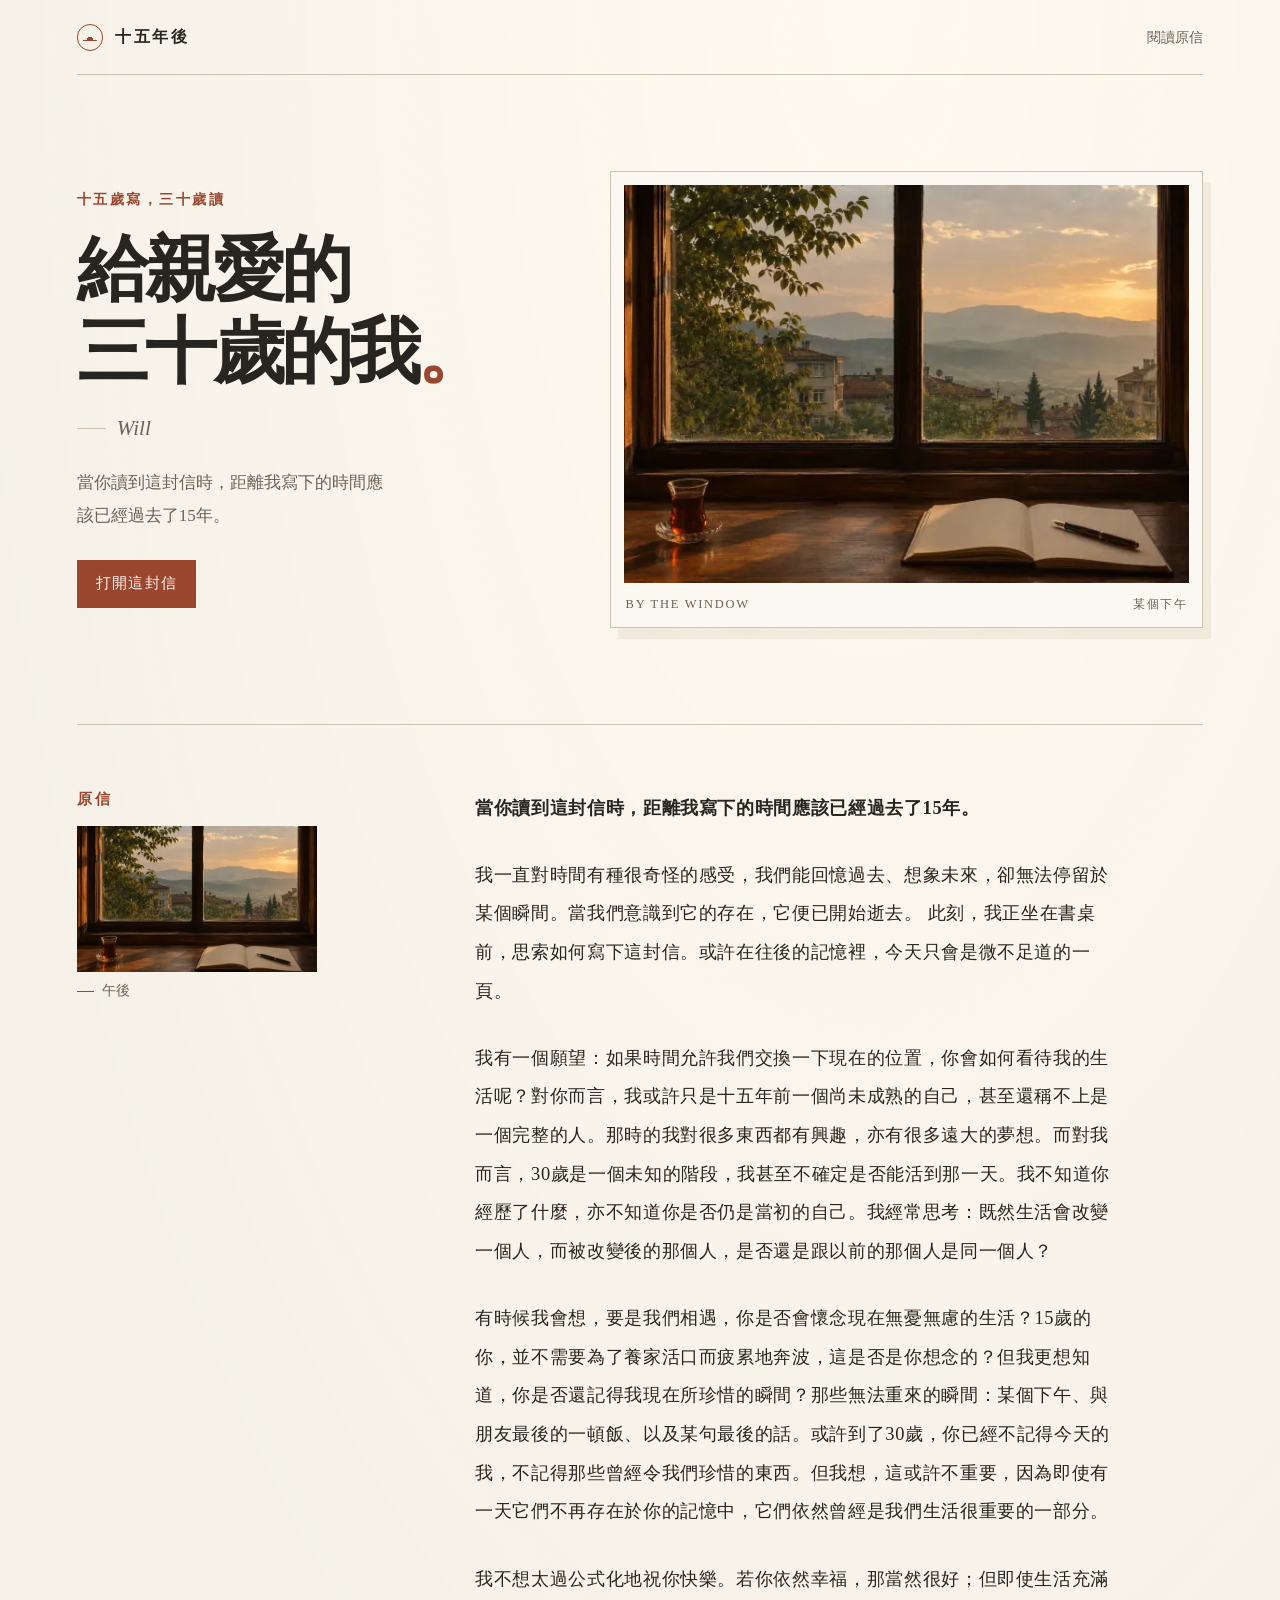
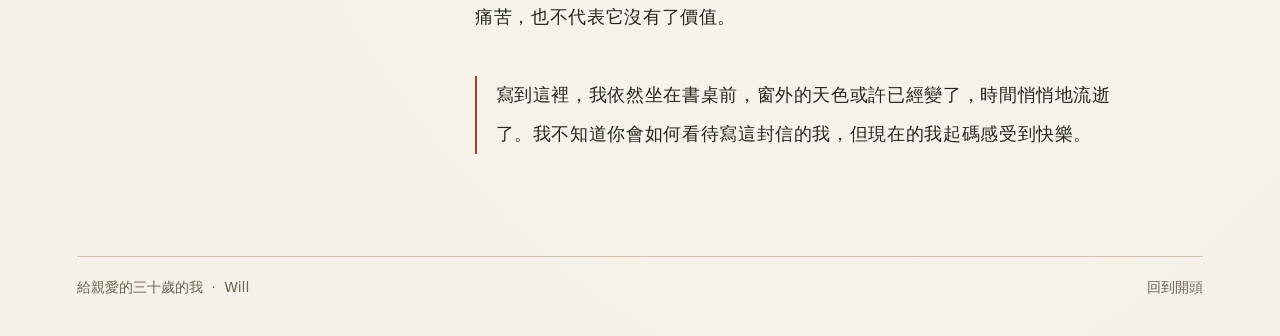
<file: index.html>
<!doctype html>
<html lang="zh-Hant">
<head>
  <meta charset="utf-8">
  <meta name="viewport" content="width=device-width, initial-scale=1, viewport-fit=cover">
  <meta name="description" content="Will 寫給十五年後的自己的一封信。">
  <meta name="theme-color" content="#f5f1e8">
  <title>給親愛的三十歲的我 · Will</title>
  <link rel="icon" href="favicon.svg" type="image/svg+xml">
  <link rel="stylesheet" href="letter.css">
  <script src="letter.js" defer></script>
</head>
<body>
  <header class="masthead shell" id="top">
    <a class="wordmark" href="#top"><span class="stamp" aria-hidden="true"></span> 十五年後</a>
    <a class="header-link" href="#letter">閱讀原信</a>
  </header>

  <main class="shell">
    <section class="cover" aria-labelledby="title">
      <div class="cover-copy">
        <p class="eyebrow">十五歲寫，三十歲讀</p>
        <h1 id="title">給親愛的<br>三十歲的我<span>。</span></h1>
        <div class="byline"><span aria-hidden="true"></span> Will</div>
        <p class="cover-excerpt">當你讀到這封信時，距離我寫下的時間應該已經過去了15年。</p>
        <a class="open-letter" href="#letter">打開這封信</a>
      </div>

      <figure class="postcard">
        <picture class="scene cover-scene">
          <source type="image/webp" srcset="window-640.webp 640w, window-960.webp 960w, window-1440.webp 1440w" sizes="(min-width: 560px) and (max-width: 760px) and (max-height: 480px) 42vw, (max-width: 760px) calc(100vw - 3rem), (max-width: 1400px) 45vw, 38rem">
          <img src="window.jpg" width="1600" height="1066" alt="午後的木窗、遠山，以及桌上的筆記本" fetchpriority="high">
        </picture>
        <figcaption><span lang="en">BY THE WINDOW</span><span>某個下午</span></figcaption>
      </figure>
    </section>

    <section class="reading" id="letter" aria-labelledby="letter-title" tabindex="-1">
      <div class="reading-aside">
        <h2 id="letter-title">原信</h2>
        <picture class="scene reading-scene" aria-hidden="true">
          <source type="image/webp" srcset="window-640.webp 640w, window-960.webp 960w, window-1440.webp 1440w" sizes="(max-width: 760px) 5.5rem, 15rem">
          <img src="window.jpg" width="1600" height="1066" alt="" loading="lazy" decoding="async">
        </picture>
        <div class="scene-caption" aria-hidden="true"><span></span><span data-light>午後</span></div>
      </div>

      <article class="letter" aria-label="Will 的信">
        <p>當你讀到這封信時，距離我寫下的時間應該已經過去了15年。</p>
        <p>我一直對時間有種很奇怪的感受，我們能回憶過去、想象未來，卻無法停留於某個瞬間。當我們意識到它的存在，它便已開始逝去。 此刻，我正坐在書桌前，思索如何寫下這封信。或許在往後的記憶裡，今天只會是微不足道的一頁。</p>
        <p>我有一個願望：如果時間允許我們交換一下現在的位置，你會如何看待我的生活呢？對你而言，我或許只是十五年前一個尚未成熟的自己，甚至還稱不上是一個完整的人。那時的我對很多東西都有興趣，亦有很多遠大的夢想。而對我而言，30歲是一個未知的階段，我甚至不確定是否能活到那一天。我不知道你經歷了什麼，亦不知道你是否仍是當初的自己。我經常思考：既然生活會改變一個人，而被改變後的那個人，是否還是跟以前的那個人是同一個人？</p>
        <p>有時候我會想，要是我們相遇，你是否會懷念現在無憂無慮的生活？15歲的你，並不需要為了養家活口而疲累地奔波，這是否是你想念的？但我更想知道，你是否還記得我現在所珍惜的瞬間？那些無法重來的瞬間：某個下午、與朋友最後的一頓飯、以及某句最後的話。或許到了30歲，你已經不記得今天的我，不記得那些曾經令我們珍惜的東西。但我想，這或許不重要，因為即使有一天它們不再存在於你的記憶中，它們依然曾經是我們生活很重要的一部分。</p>
        <p>我不想太過公式化地祝你快樂。若你依然幸福，那當然很好；但即使生活充滿痛苦，也不代表它沒有了價值。</p>
        <p>寫到這裡，我依然坐在書桌前，窗外的天色或許已經變了，時間悄悄地流逝了。我不知道你會如何看待寫這封信的我，但現在的我起碼感受到快樂。</p>
      </article>
    </section>
  </main>

  <footer class="footer shell">
    <span>給親愛的三十歲的我 <span class="footer-divider">·</span> Will</span>
    <a href="#top">回到開頭</a>
  </footer>
</body>
</html>
</file>
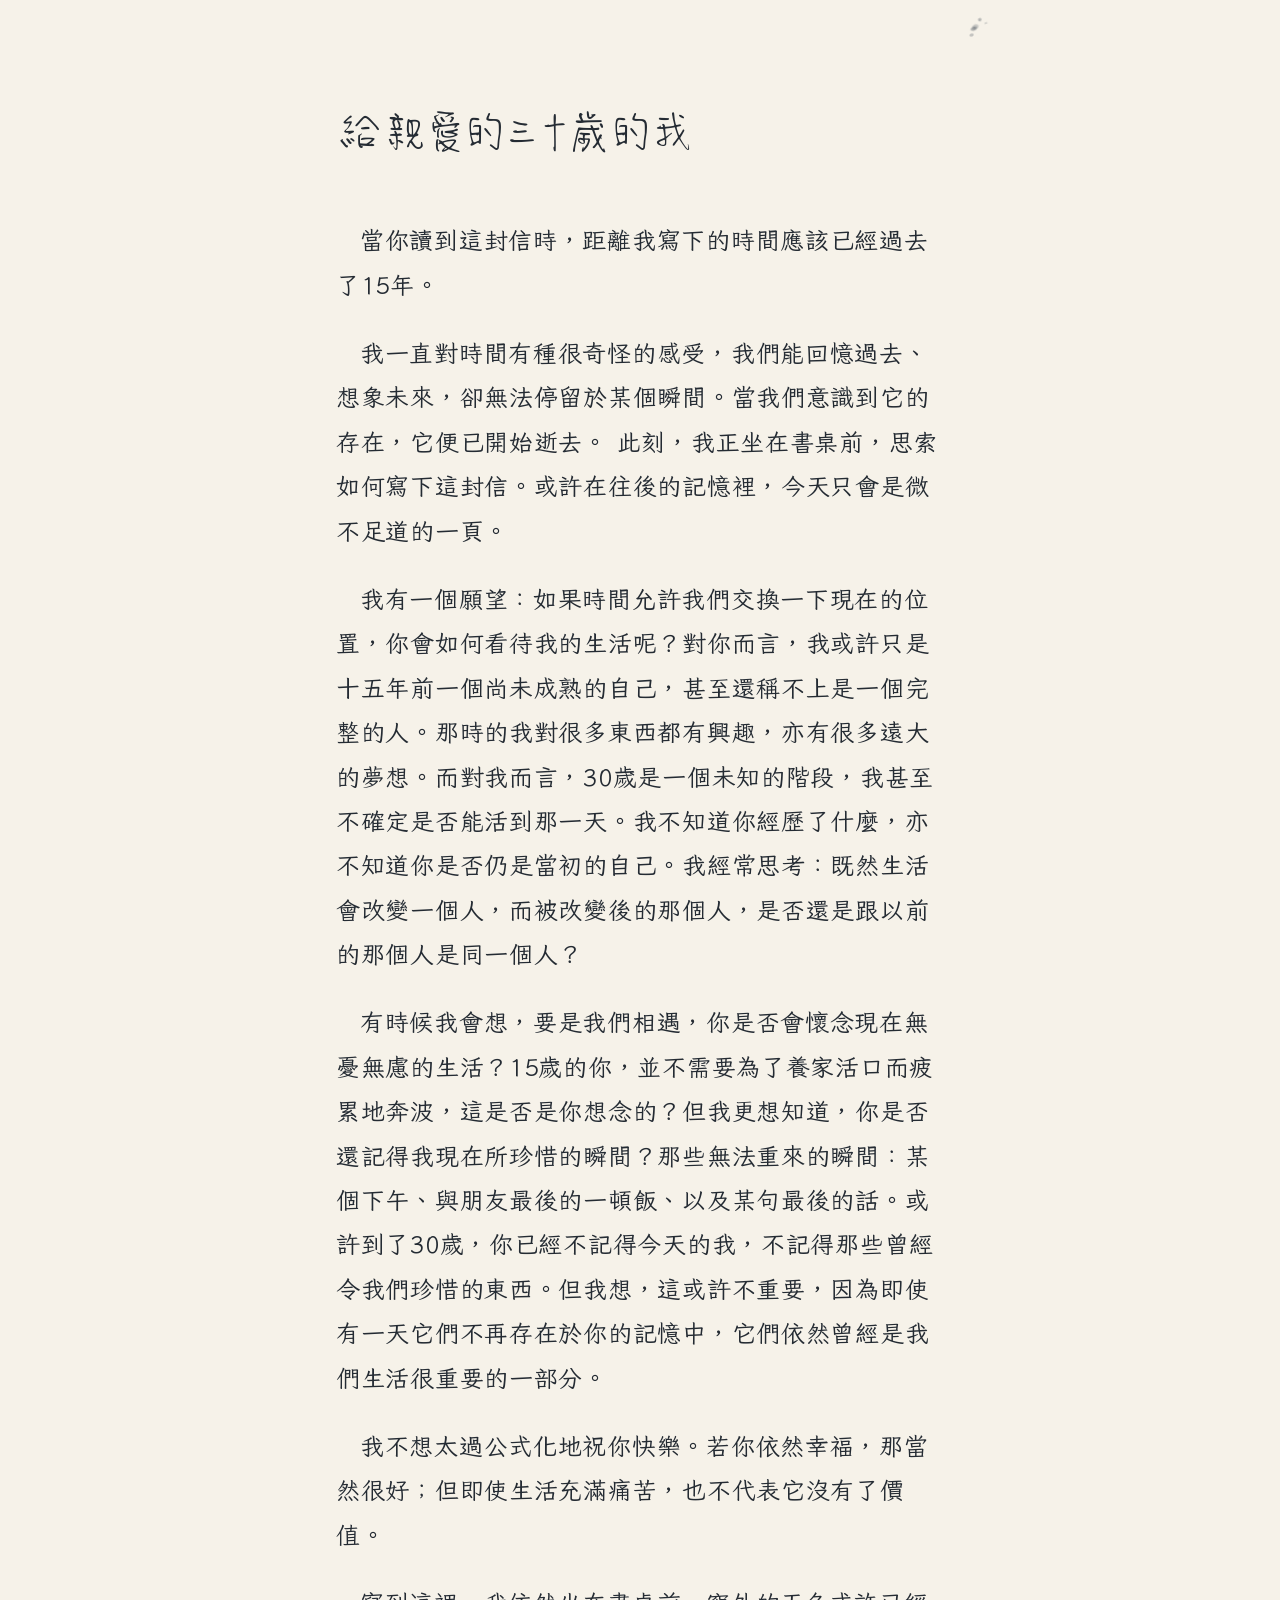
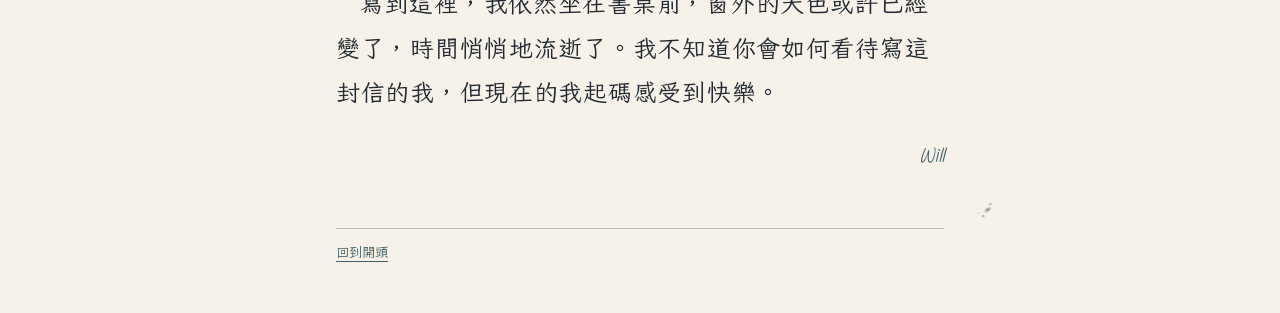
<file: handwritten/index.html>
<!doctype html>
<html lang="zh-Hant">
<head>
  <meta charset="utf-8">
  <meta name="viewport" content="width=device-width, initial-scale=1, viewport-fit=cover">
  <meta name="description" content="Will 寫給十五年後的自己的一封信。">
  <meta name="theme-color" content="#f6f2e9">
  <title>給親愛的三十歲的我 · Will</title>
  <link rel="icon" href="favicon.svg" type="image/svg+xml">
  <link rel="stylesheet" href="letter.css">
</head>
<body>
  <main class="page" id="top">
    <article class="letter" aria-labelledby="title">
      <header class="letter-header">
        <h1 id="title">給親愛的三十歲的我</h1>
      </header>
      <div class="letter-body">
        <p>當你讀到這封信時，距離我寫下的時間應該已經過去了15年。</p>
        <p>我一直對時間有種很奇怪的感受，我們能回憶過去、想象未來，卻無法停留於某個瞬間。當我們意識到它的存在，它便已開始逝去。 此刻，我正坐在書桌前，思索如何寫下這封信。或許在往後的記憶裡，今天只會是微不足道的一頁。</p>
        <p>我有一個願望：如果時間允許我們交換一下現在的位置，你會如何看待我的生活呢？對你而言，我或許只是十五年前一個尚未成熟的自己，甚至還稱不上是一個完整的人。那時的我對很多東西都有興趣，亦有很多遠大的夢想。而對我而言，30歲是一個未知的階段，我甚至不確定是否能活到那一天。我不知道你經歷了什麼，亦不知道你是否仍是當初的自己。我經常思考：既然生活會改變一個人，而被改變後的那個人，是否還是跟以前的那個人是同一個人？</p>
        <p>有時候我會想，要是我們相遇，你是否會懷念現在無憂無慮的生活？15歲的你，並不需要為了養家活口而疲累地奔波，這是否是你想念的？但我更想知道，你是否還記得我現在所珍惜的瞬間？那些無法重來的瞬間：某個下午、與朋友最後的一頓飯、以及某句最後的話。或許到了30歲，你已經不記得今天的我，不記得那些曾經令我們珍惜的東西。但我想，這或許不重要，因為即使有一天它們不再存在於你的記憶中，它們依然曾經是我們生活很重要的一部分。</p>
        <p>我不想太過公式化地祝你快樂。若你依然幸福，那當然很好；但即使生活充滿痛苦，也不代表它沒有了價值。</p>
        <p>寫到這裡，我依然坐在書桌前，窗外的天色或許已經變了，時間悄悄地流逝了。我不知道你會如何看待寫這封信的我，但現在的我起碼感受到快樂。</p>
      </div>
      <p class="signature" lang="en">Will</p>
    </article>
    <footer><a href="#top">回到開頭</a></footer>
  </main>
</body>
</html>
</file>
<file: letter.css>
:root {
  color-scheme: light;
  --paper: #f5f1e8;
  --ink: #26251f;
  --muted: #6c6254;
  --rust: #9b462e;
  --rule: #cdc2b0;
  --serif: "Songti TC", "Noto Serif CJK TC", "PMingLiU", serif;
  --sans: "PingFang TC", "Noto Sans CJK TC", system-ui, sans-serif;
  --gutter: clamp(1.35rem, 6vw, 6rem);
  --gutter-left: max(var(--gutter), env(safe-area-inset-left));
  --gutter-right: max(var(--gutter), env(safe-area-inset-right));
}

*, *::before, *::after { box-sizing: border-box; }
html {
  background: var(--paper);
  scroll-behavior: smooth;
}
body {
  margin: 0;
  background: radial-gradient(ellipse at 68% 0%, #fffaf0, transparent 58rem), var(--paper);
  color: var(--ink);
  font-family: var(--sans);
  -webkit-font-smoothing: antialiased;
  -webkit-text-size-adjust: 100%;
}
a { color: inherit; text-underline-offset: .35em; }
a:focus-visible { outline: 2px solid var(--rust); outline-offset: 5px; }
.shell {
  max-width: calc(78rem + var(--gutter-left) + var(--gutter-right));
  margin-inline: auto;
  padding-left: var(--gutter-left);
  padding-right: var(--gutter-right);
}

.masthead {
  position: relative;
  display: flex;
  justify-content: space-between;
  align-items: center;
  gap: 1rem;
  min-height: 4.7rem;
}
.masthead::after, .footer::before {
  position: absolute;
  left: var(--gutter-left);
  right: var(--gutter-right);
  border-bottom: 1px solid var(--rule);
  content: "";
}
.masthead::after { bottom: 0; }
.wordmark {
  display: inline-flex;
  gap: .75rem;
  align-items: center;
  font-family: var(--serif);
  letter-spacing: .16em;
  font-weight: 700;
  text-decoration: none;
}
.stamp {
  width: 1.65rem;
  aspect-ratio: 1;
  display: inline-grid;
  place-items: center;
  border: 1px solid var(--rust);
  border-radius: 50%;
  color: var(--rust);
}
.stamp::before {
  content: "";
  width: .85rem;
  height: .42rem;
  border-bottom: 1px solid currentColor;
  background: radial-gradient(circle at 50% 100%, currentColor 0 3px, transparent 3.5px);
}
.header-link, .footer a {
  font-size: .875rem;
  text-decoration: none;
  color: var(--muted);
}
.header-link:hover, .footer a:hover { color: var(--rust); text-decoration: underline; }

.cover {
  display: grid;
  grid-template-columns: minmax(0, .87fr) minmax(0, 1.13fr);
  gap: clamp(2rem, 6vw, 6rem);
  align-items: center;
  padding-block: clamp(3.5rem, 7.5vw, 7.75rem);
}
.eyebrow {
  margin: 0 0 1.3rem;
  color: var(--rust);
  font-size: .875rem;
  font-weight: 600;
  letter-spacing: .18em;
}
h1 {
  margin: 0;
  font: 700 clamp(2.65rem, 5.6vw, 5.65rem)/1.14 var(--serif);
  letter-spacing: -.055em;
}
h1 span { color: var(--rust); }
.byline {
  display: flex;
  align-items: center;
  gap: .65rem;
  margin-block-start: 1.4rem;
  color: var(--muted);
  font: italic 1.32rem Georgia, serif;
}
.byline span { width: 1.85rem; height: 1px; background: var(--rule); }
.cover-excerpt {
  max-width: 19em;
  margin: 1.55rem 0 1.75rem;
  color: var(--muted);
  font: 1.06rem/1.95 var(--serif);
}
.open-letter {
  display: inline-flex;
  align-items: center;
  min-height: 3rem;
  padding-inline: 1.2rem;
  background: var(--rust);
  color: #fff8ee;
  font-size: .925rem;
  letter-spacing: .08em;
  text-decoration: none;
  transition: background-color .2s ease;
}
.open-letter:hover { background: #773722; }
.postcard {
  margin: 0;
  padding: clamp(.55rem, 1vw, .9rem);
  border: 1px solid var(--rule);
  background: #fbf8f1;
  box-shadow: .5rem .7rem 0 #dbcebb56;
}
.scene {
  --dusk: 0;
  position: relative;
  display: block;
  overflow: hidden;
  isolation: isolate;
  background: linear-gradient(175deg, #7a8d87 2%, #e9b77c 55%, #605d49 56% 72%, #392b21 73%);
}
.scene img {
  display: block;
  width: 100%;
  height: 100%;
  object-fit: cover;
  object-position: center 55%;
}
.reading-scene::after {
  position: absolute;
  inset: 0;
  content: "";
  background: linear-gradient(160deg, #121d42, #100f24 82%);
  opacity: calc(var(--dusk) * .76);
  transition: opacity .75s ease;
}
.cover-scene { aspect-ratio: 1.42; }
.postcard figcaption {
  display: flex;
  justify-content: space-between;
  align-items: center;
  gap: 1rem;
  padding: .8rem .1rem .05rem;
  color: var(--muted);
  font-size: .78rem;
  letter-spacing: .14em;
}
.postcard figcaption span[lang] { font-family: Georgia, serif; }

.reading {
  display: grid;
  grid-template-columns: minmax(9rem, .56fr) minmax(0, 1.44fr);
  gap: clamp(2.5rem, 9vw, 9rem);
  padding: clamp(2rem, 5vw, 4rem) 0 clamp(3rem, 8vw, 7rem);
  border-top: 1px solid var(--rule);
  scroll-margin-top: 1rem;
}
.reading-aside {
  position: sticky;
  top: 2rem;
  align-self: start;
  max-width: 15rem;
}
.reading-aside h2 {
  margin: 0 0 1.05rem;
  color: var(--rust);
  font: 700 .95rem var(--serif);
  letter-spacing: .22em;
}
.reading-scene { aspect-ratio: 1.65; }
.scene-caption {
  display: flex;
  align-items: center;
  gap: .55rem;
  margin-block-start: .65rem;
  color: var(--muted);
  font-size: .875rem;
}
.scene-caption span:first-child { width: 1.05rem; height: 1px; background: var(--rust); }
.letter {
  max-width: 40rem;
  font: 1.15rem/2.1 var(--serif);
  letter-spacing: .035em;
  overflow-wrap: break-word;
}
.letter p { margin: 0 0 1.55em; }
.letter p:first-child { font-weight: 700; }
.letter p:last-child {
  margin: 2.15em 0 0;
  padding-inline-start: 1.15rem;
  border-inline-start: 2px solid var(--rust);
}
.footer {
  position: relative;
  display: flex;
  justify-content: space-between;
  gap: 1rem;
  align-items: baseline;
  flex-wrap: wrap;
  min-height: 5rem;
  padding-block: 1.45rem max(1.45rem, env(safe-area-inset-bottom));
  color: var(--muted);
  font-size: .875rem;
}
.footer::before { top: 0; }
.footer-divider { padding-inline: .25rem; }

@media (max-width: 760px) {
  :root { --gutter: clamp(1.125rem, 5.5vw, 2.5rem); }
  body { background: transparent; }
  .masthead {
    min-height: calc(3.65rem + env(safe-area-inset-top));
    padding-top: env(safe-area-inset-top);
  }
  .wordmark, .header-link, .footer a {
    display: inline-flex;
    align-items: center;
    min-height: 44px;
  }
  .header-link, .footer a { padding-inline: .375rem; }
  .cover {
    grid-template-columns: minmax(0, 1fr);
    gap: 1.5rem;
    padding-block: clamp(1.75rem, 6vw, 3rem) 2rem;
  }
  .eyebrow { margin-bottom: .9rem; }
  h1 { font-size: clamp(2.35rem, 9.7vw, 4.4rem); }
  .byline { margin-block-start: .85rem; }
  .cover-excerpt { margin-block: .95rem 1.15rem; line-height: 1.75; }
  .cover-scene { aspect-ratio: 1.68; }
  .postcard { box-shadow: .3rem .4rem 0 #dbcebb56; }
  .postcard figcaption { padding-block-start: .55rem; }
  .reading {
    grid-template-columns: minmax(0, 1fr);
    gap: 1rem;
    padding-block: 1rem 2.5rem;
    scroll-margin-top: env(safe-area-inset-top);
  }
  .reading-aside {
    top: env(safe-area-inset-top);
    z-index: 1;
    display: grid;
    grid-template-columns: auto minmax(0, 1fr) 5.5rem;
    align-items: center;
    gap: .8rem;
    max-width: none;
    margin-left: calc(-1 * var(--gutter-left));
    margin-right: calc(-1 * var(--gutter-right));
    padding: .4rem var(--gutter-right) .4rem var(--gutter-left);
    border-bottom: 1px solid var(--rule);
    background: var(--paper);
  }
  .reading-aside h2 { margin: 0; }
  .reading-scene { grid-column: 3; grid-row: 1; aspect-ratio: 2.1; }
  .scene-caption { grid-column: 2; grid-row: 1; margin: 0; }
  .scene-caption span:first-child { width: .65rem; }
  .letter { font-size: 1.1rem; line-height: 1.9; letter-spacing: .025em; }
  .letter p { margin-block-end: 1.35em; }
  .letter p:last-child { padding-inline-start: .8rem; }
  .footer { gap: .25rem 1rem; padding-block-start: .7rem; }
}
@media (max-width: 480px) {
  .open-letter { display: flex; justify-content: center; }
}
@media (max-width: 360px) {
  .cover { gap: 1.125rem; }
  .eyebrow { margin-bottom: .75rem; }
}
@media (min-width: 560px) and (max-width: 760px) and (max-height: 480px) {
  .cover {
    grid-template-columns: minmax(0, 1fr) minmax(0, 1fr);
    gap: 1.5rem;
    padding-block: 1.5rem;
  }
  h1 { font-size: clamp(2.15rem, 5.7vw, 2.7rem); }
}
@media (max-width: 900px) and (max-height: 420px) {
  .reading-aside { position: static; }
}
@media (prefers-reduced-motion: reduce) {
  html { scroll-behavior: auto; }
  *, *::before, *::after { transition: none !important; }
}
</file>
<file: handwritten/letter.css>
@font-face {
  font-family: "Letter Hand";
  src: url("letter-hand.ttf") format("truetype");
  font-weight: 400;
  font-style: normal;
  font-display: swap;
}

@font-face {
  font-family: "Readable Hand";
  src: url("readable-hand.ttf") format("truetype");
  font-weight: 400;
  font-style: normal;
  font-display: swap;
}

:root {
  color-scheme: light;
  background: #f6f2e9;
  color: #242b33;
  font-family: "Readable Hand", "Kaiti TC", "BiauKai", "KaiTi", "Songti TC", serif;
  writing-mode: horizontal-tb;
  -webkit-text-size-adjust: 100%;
}

*, *::before, *::after { box-sizing: border-box; }

body { margin: 0; }

.page {
  --gutter: clamp(1.35rem, 6vw, 4rem);
  position: relative;
  max-width: 46rem;
  margin-inline: auto;
  padding-top: calc(clamp(2.8rem, 8vw, 7rem) + env(safe-area-inset-top));
  padding-right: max(var(--gutter), env(safe-area-inset-right));
  padding-bottom: calc(2.5rem + env(safe-area-inset-bottom));
  padding-left: max(var(--gutter), env(safe-area-inset-left));
}

.page::before, .page::after {
  position: absolute;
  width: 1.8rem;
  height: 1.4rem;
  content: "";
  pointer-events: none;
  background:
    radial-gradient(ellipse at 36% 52%, #343f4c65 0 7%, transparent 16%),
    radial-gradient(ellipse at 44% 46%, #343f4c40 0 9%, transparent 18%),
    radial-gradient(ellipse at 66% 22%, #343f4c54 0 4%, transparent 9%),
    radial-gradient(ellipse at 82% 46%, #343f4c36 0 2%, transparent 7%),
    radial-gradient(ellipse at 22% 76%, #343f4c41 0 4%, transparent 9%);
}

.page::before {
  top: calc(1rem + env(safe-area-inset-top));
  right: max(1rem, env(safe-area-inset-right));
  transform: rotate(-19deg);
}

.page::after {
  right: max(.5rem, env(safe-area-inset-right));
  bottom: calc(5.75rem + env(safe-area-inset-bottom));
  transform: scale(.8) rotate(163deg);
}

.letter-header {
  padding-bottom: clamp(2rem, 6vw, 3.25rem);
}

h1 {
  margin: 0;
  font-family: "Letter Hand", "Readable Hand", "Kaiti TC", serif;
  font-size: clamp(1.8rem, 6.3vw, 2.85rem);
  font-weight: 400;
  line-height: 1.4;
  letter-spacing: .02em;
}

.signature {
  margin: 1.65rem 0 0;
  color: #425e65;
  font-family: "Letter Hand", Georgia, serif;
  font-size: 1.4rem;
  font-style: italic;
  line-height: 1.4;
  text-align: end;
}

.letter-body {
  font-size: clamp(1.375rem, 2vw, 1.5rem);
  line-height: 1.85;
  letter-spacing: .03em;
  overflow-wrap: break-word;
}

.letter-body p {
  margin: 0 0 1em;
  text-indent: 1em;
}
.letter-body p:last-child { margin-bottom: 0; }

footer {
  margin-top: clamp(2rem, 5vw, 3.5rem);
  border-top: 1px solid #b9c1bf;
}

footer a {
  display: inline-flex;
  align-items: center;
  min-height: 44px;
  color: #425e65;
  font-size: .84rem;
  text-underline-offset: .28em;
}

footer a:focus-visible {
  outline: 2px solid currentColor;
  outline-offset: 4px;
}
</file>
